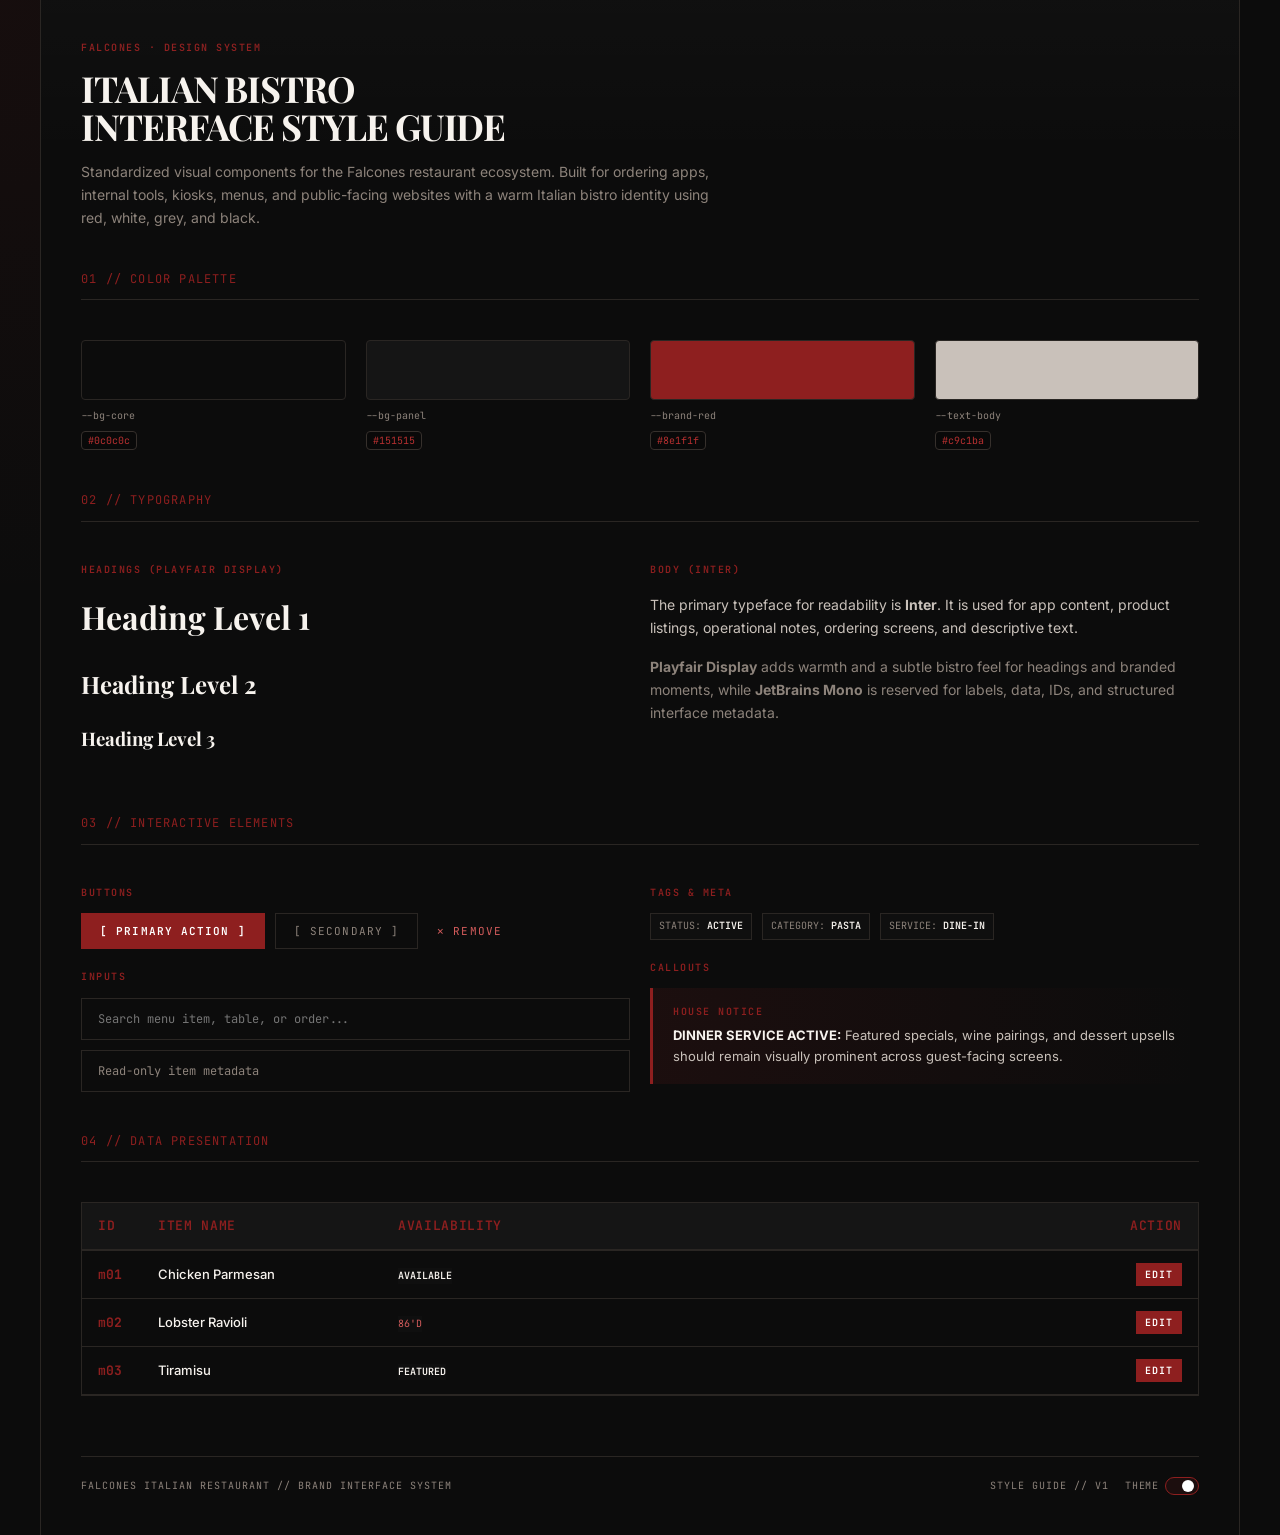
<file: falcones_style_guide_v2.html>
<!DOCTYPE html>
<html lang="en">
<head>
  <meta charset="UTF-8" />
  <title>Falcones - UI Design System</title>
  <meta name="viewport" content="width=device-width, initial-scale=1" />

  <link rel="preconnect" href="https://fonts.googleapis.com" />
  <link rel="preconnect" href="https://fonts.gstatic.com" crossorigin />
  <link href="https://fonts.googleapis.com/css2?family=Inter:wght@300;400;500;600&family=Playfair+Display:wght@600;700&family=JetBrains+Mono:wght@400;500;700&display=swap" rel="stylesheet" />

  <style>
    /* =========================================
       1. CORE VARIABLES (THEME ENGINE)
       ========================================= */
    :root {
      /* DARK MODE (DEFAULT) */
      --bg-core: #0c0c0c;
      --bg-panel: #151515;
      --brand-red: #8e1f1f;
      --brand-red-bright: #b73030;
      --brand-red-dim: rgba(142, 31, 31, 0.12);

      --text-head: #f7f3ee;
      --text-body: #c9c1ba;
      --text-dim: #8d837b;

      --border-color: #2a2623;
      --code-bg: #090909;
      --code-border: #36302c;
      --input-focus-bg: #181615;
    }

    /* LIGHT MODE OVERRIDES */
    body[data-theme="light"] {
      --bg-core: #f5f1eb;
      --bg-panel: #fffdfa;
      --brand-red: #8e1f1f;
      --brand-red-bright: #b73030;
      --brand-red-dim: rgba(142, 31, 31, 0.08);

      --text-head: #181412;
      --text-body: #433a34;
      --text-dim: #7a6d65;

      --border-color: #ddd3ca;
      --code-bg: #f3ede7;
      --code-border: #ddd0c6;
      --input-focus-bg: #ffffff;
    }

    /* =========================================
       2. GLOBAL RESET & TYPOGRAPHY
       ========================================= */
    * { box-sizing: border-box; }

    body {
      margin: 0;
      padding: 0;
      background:
        radial-gradient(circle at top left, rgba(142, 31, 31, 0.08), transparent 30%),
        var(--bg-core);
      color: var(--text-body);
      font-family: "Inter", system-ui, sans-serif;
      -webkit-font-smoothing: antialiased;
      line-height: 1.65;
      transition: background-color 0.3s ease, color 0.3s ease;
    }

    h1, h2, h3, h4 {
      color: var(--text-head);
      margin-top: 0;
    }

    .display-serif {
      font-family: "Playfair Display", Georgia, serif;
    }

    .mono {
      font-family: "JetBrains Mono", monospace;
    }

    /* =========================================
       3. LAYOUT UTILITIES
       ========================================= */
    .page-container {
      max-width: 1200px;
      margin: 0 auto;
      padding: 40px;
      min-height: 100vh;
      border-right: 1px solid var(--border-color);
      border-left: 1px solid var(--border-color);
      background-color: var(--bg-core);
      position: relative;
    }

    .page-container::before {
      content: "";
      position: absolute;
      inset: 0;
      pointer-events: none;
      background:
        linear-gradient(to bottom, rgba(255,255,255,0.015), transparent 160px);
    }

    .section-divider {
      border-bottom: 1px solid var(--border-color);
      margin: 40px 0;
      padding-bottom: 10px;
      display: flex;
      align-items: center;
      color: var(--brand-red);
      font-family: "JetBrains Mono", monospace;
      font-size: 12px;
      text-transform: uppercase;
      letter-spacing: 0.1em;
    }

    .grid-2 { display: grid; grid-template-columns: 1fr 1fr; gap: 20px; }
    .grid-4 { display: grid; grid-template-columns: repeat(4, 1fr); gap: 20px; }

    /* =========================================
       4. TYPOGRAPHY COMPONENTS
       ========================================= */
    .hero-title {
      font-family: "Playfair Display", Georgia, serif;
      font-size: 36px;
      letter-spacing: -0.03em;
      text-transform: uppercase;
      margin-bottom: 10px;
      line-height: 1.08;
    }

    .meta-label {
      font-family: "JetBrains Mono", monospace;
      font-size: 10px;
      color: var(--brand-red);
      letter-spacing: 0.15em;
      text-transform: uppercase;
      font-weight: 600;
      display: block;
      margin-bottom: 12px;
    }

    p { font-size: 14px; margin-bottom: 16px; }

    code {
      font-family: "JetBrains Mono", monospace;
      font-size: 12px;
      background: var(--code-bg);
      border: 1px solid var(--code-border);
      padding: 2px 6px;
      border-radius: 4px;
      color: var(--brand-red-bright);
    }

    /* =========================================
       5. BUTTONS & INPUTS
       ========================================= */
    button {
      font-family: "JetBrains Mono", monospace;
      font-size: 11px;
      background: transparent;
      border: 1px solid var(--border-color);
      color: var(--text-dim);
      padding: 10px 18px;
      cursor: pointer;
      text-transform: uppercase;
      letter-spacing: 0.1em;
      transition: all 0.2s ease;
    }

    button:hover {
      border-color: var(--brand-red);
      color: var(--brand-red);
    }

    button.btn-primary {
      background: var(--brand-red);
      color: #ffffff;
      border-color: var(--brand-red);
      font-weight: 600;
    }
    button.btn-primary:hover { background: var(--brand-red-bright); }

    button.btn-delete {
      color: #d45c5c;
      border-color: transparent;
      padding: 4px 8px;
    }
    button.btn-delete:hover {
      background: rgba(212, 92, 92, 0.08);
      border-color: #d45c5c;
    }

    input[type="text"] {
      width: 100%;
      background: transparent;
      border: 1px solid var(--border-color);
      color: var(--text-body);
      font-family: "JetBrains Mono", monospace;
      font-size: 12px;
      padding: 12px 16px;
      outline: none;
    }
    input[type="text"]:focus {
      background: var(--input-focus-bg);
      color: var(--text-head);
      border-color: var(--brand-red);
      box-shadow: inset 2px 0 0 var(--brand-red);
    }

    /* =========================================
       6. CALLOUTS & DATA BLOCKS
       ========================================= */
    .callout {
      background: linear-gradient(90deg, var(--brand-red-dim) 0%, transparent 100%);
      border-left: 3px solid var(--brand-red);
      padding: 16px 20px;
      font-size: 13px;
      color: var(--text-body);
    }
    .callout strong { color: var(--text-head); }

    .tag-container { display: flex; gap: 10px; flex-wrap: wrap; }
    .tag {
      font-family: "JetBrains Mono", monospace;
      font-size: 10px;
      border: 1px solid var(--border-color);
      padding: 4px 8px;
      color: var(--text-dim);
      text-transform: uppercase;
      background: rgba(255,255,255,0.01);
    }
    .tag span { color: var(--text-head); font-weight: 600; }

    /* =========================================
       7. TABLE STYLES (DATA GRID)
       ========================================= */
    .table-wrapper {
      overflow-x: auto;
      border: 1px solid var(--border-color);
      margin-top: 20px;
    }
    table {
      width: 100%;
      border-collapse: collapse;
      font-size: 13px;
    }
    th {
      background-color: var(--bg-panel);
      color: var(--brand-red);
      font-family: "JetBrains Mono", monospace;
      font-weight: 600;
      text-transform: uppercase;
      letter-spacing: 0.05em;
      padding: 12px 16px;
      text-align: left;
      border-bottom: 2px solid var(--border-color);
    }
    td {
      padding: 12px 16px;
      border-bottom: 1px solid var(--border-color);
      color: var(--text-body);
      vertical-align: middle;
    }
    tr:hover td { background-color: var(--bg-panel); }
    .col-id { color: var(--brand-red); font-family: "JetBrains Mono"; font-weight: bold; }
    .col-main { color: var(--text-head); font-weight: 500; }

    /* =========================================
       8. COLOR SWATCHES (STYLE GUIDE ONLY)
       ========================================= */
    .swatch {
      height: 60px;
      border: 1px solid var(--border-color);
      border-radius: 4px;
      margin-bottom: 8px;
    }
    .swatch-label { font-family: "JetBrains Mono"; font-size: 10px; color: var(--text-dim); }

    /* =========================================
       9. UTILITIES + FOOTER TOGGLE
       ========================================= */
    footer {
      margin-top: 60px;
      padding-top: 20px;
      border-top: 1px solid var(--border-color);
      display: flex;
      justify-content: space-between;
      align-items: center;
      font-family: "JetBrains Mono", monospace;
      font-size: 10px;
      color: var(--text-dim);
      text-transform: uppercase;
      letter-spacing: 0.1em;
    }

    .footer-right {
      display: flex;
      align-items: center;
      gap: 16px;
    }

    .theme-toggle-inline {
      display: flex;
      align-items: center;
      gap: 6px;
      font-family: "JetBrains Mono", monospace;
      font-size: 10px;
      color: var(--text-dim);
      letter-spacing: 0.08em;
      text-transform: uppercase;
    }

    .theme-switch {
      position: relative;
      display: inline-block;
      width: 34px;
      height: 18px;
    }

    .theme-switch input {
      opacity: 0;
      width: 0;
      height: 0;
    }

    .theme-switch .slider {
      position: absolute;
      cursor: pointer;
      top: 0; left: 0; right: 0; bottom: 0;
      background-color: #222;
      border-radius: 999px;
      border: 1px solid var(--border-color);
      transition: background-color 0.2s ease, border-color 0.2s ease;
    }

    .theme-switch .slider::before {
      content: "";
      position: absolute;
      height: 12px;
      width: 12px;
      left: 2px;
      top: 2px;
      border-radius: 50%;
      background-color: #ffffff;
      transition: transform 0.2s ease;
    }

    .theme-switch input:checked + .slider {
      background-color: var(--brand-red-dim);
      border-color: var(--brand-red);
    }

    .theme-switch input:checked + .slider::before {
      transform: translateX(14px);
    }

    @media (max-width: 900px) {
      .grid-2, .grid-4 {
        grid-template-columns: 1fr;
      }

      .page-container {
        padding: 24px;
        border-left: none;
        border-right: none;
      }

      footer {
        flex-direction: column;
        align-items: flex-start;
        gap: 12px;
      }
    }
  </style>
</head>
<body data-theme="dark">

<div class="page-container">

  <header>
    <div class="meta-label">Falcones · Design System</div>
    <h1 class="hero-title">Italian Bistro<br />Interface Style Guide</h1>
    <p style="color: var(--text-dim); max-width: 640px;">
      Standardized visual components for the Falcones restaurant ecosystem.
      Built for ordering apps, internal tools, kiosks, menus, and public-facing websites
      with a warm Italian bistro identity using red, white, grey, and black.
    </p>
  </header>

  <div class="section-divider">01 // Color Palette</div>
  <div class="grid-4">
    <div>
      <div class="swatch" style="background: var(--bg-core);"></div>
      <div class="swatch-label">--bg-core</div>
      <code style="font-size: 10px;">#0c0c0c</code>
    </div>
    <div>
      <div class="swatch" style="background: var(--bg-panel);"></div>
      <div class="swatch-label">--bg-panel</div>
      <code style="font-size: 10px;">#151515</code>
    </div>
    <div>
      <div class="swatch" style="background: var(--brand-red);"></div>
      <div class="swatch-label">--brand-red</div>
      <code style="font-size: 10px;">#8e1f1f</code>
    </div>
    <div>
      <div class="swatch" style="background: var(--text-body);"></div>
      <div class="swatch-label">--text-body</div>
      <code style="font-size: 10px;">#c9c1ba</code>
    </div>
  </div>

  <div class="section-divider">02 // Typography</div>
  <div class="grid-2">
    <div>
      <div class="meta-label">Headings (Playfair Display)</div>
      <h1 class="display-serif">Heading Level 1</h1>
      <h2 class="display-serif">Heading Level 2</h2>
      <h3 class="display-serif">Heading Level 3</h3>
    </div>
    <div>
      <div class="meta-label">Body (Inter)</div>
      <p>
        The primary typeface for readability is <strong>Inter</strong>. It is used for app content,
        product listings, operational notes, ordering screens, and descriptive text.
      </p>
      <p style="color: var(--text-dim);">
        <strong>Playfair Display</strong> adds warmth and a subtle bistro feel for headings and branded moments,
        while <strong>JetBrains Mono</strong> is reserved for labels, data, IDs, and structured interface metadata.
      </p>
    </div>
  </div>

  <div class="section-divider">03 // Interactive Elements</div>
  <div class="grid-2">
    <div>
      <div class="meta-label">Buttons</div>
      <div style="display: flex; gap: 10px; flex-wrap: wrap; margin-bottom: 20px;">
        <button class="btn-primary">[ Primary Action ]</button>
        <button>[ Secondary ]</button>
        <button class="btn-delete">✕ Remove</button>
      </div>

      <div class="meta-label">Inputs</div>
      <input type="text" placeholder="Search menu item, table, or order..." style="margin-bottom: 10px;">
      <input type="text" value="Read-only item metadata" readonly style="color: var(--text-dim); cursor: not-allowed;">
    </div>

    <div>
      <div class="meta-label">Tags & Meta</div>
      <div class="tag-container" style="margin-bottom: 20px;">
        <div class="tag">Status: <span>Active</span></div>
        <div class="tag">Category: <span>Pasta</span></div>
        <div class="tag">Service: <span>Dine-In</span></div>
      </div>

      <div class="meta-label">Callouts</div>
      <div class="callout">
        <div class="meta-label" style="margin-bottom: 4px;">House Notice</div>
        <strong>DINNER SERVICE ACTIVE:</strong> Featured specials, wine pairings, and dessert upsells should remain visually prominent across guest-facing screens.
      </div>
    </div>
  </div>

  <div class="section-divider">04 // Data Presentation</div>

  <div class="table-wrapper">
    <table>
      <thead>
        <tr>
          <th style="width: 60px;">ID</th>
          <th style="width: 240px;">Item Name</th>
          <th>Availability</th>
          <th style="text-align: right;">Action</th>
        </tr>
      </thead>
      <tbody>
        <tr>
          <td class="col-id">m01</td>
          <td class="col-main">Chicken Parmesan</td>
          <td><div class="tag" style="display:inline-block; border:none; padding:0;"><span>Available</span></div></td>
          <td style="text-align: right;"><button class="btn-primary" style="padding: 4px 8px; font-size: 10px;">Edit</button></td>
        </tr>
        <tr>
          <td class="col-id">m02</td>
          <td class="col-main">Lobster Ravioli</td>
          <td><div class="tag" style="display:inline-block; border:none; padding:0; color: #d45c5c;">86'd</div></td>
          <td style="text-align: right;"><button class="btn-primary" style="padding: 4px 8px; font-size: 10px;">Edit</button></td>
        </tr>
        <tr>
          <td class="col-id">m03</td>
          <td class="col-main">Tiramisu</td>
          <td><div class="tag" style="display:inline-block; border:none; padding:0;"><span>Featured</span></div></td>
          <td style="text-align: right;"><button class="btn-primary" style="padding: 4px 8px; font-size: 10px;">Edit</button></td>
        </tr>
      </tbody>
    </table>
  </div>

  <footer>
    <span>Falcones Italian Restaurant // Brand Interface System</span>
    <div class="footer-right">
      <span>Style Guide // v1</span>
      <label class="theme-toggle-inline">
        Theme
        <span class="theme-switch">
          <input type="checkbox" id="themeToggle" checked onchange="toggleTheme()" />
          <span class="slider"></span>
        </span>
      </label>
    </div>
  </footer>

</div>

<script>
  function toggleTheme() {
    const body = document.body;
    const checkbox = document.getElementById('themeToggle');
    if (!checkbox) return;
    if (checkbox.checked) {
      body.setAttribute('data-theme', 'dark');
    } else {
      body.setAttribute('data-theme', 'light');
    }
  }
</script>

</body>
</html>
</file>
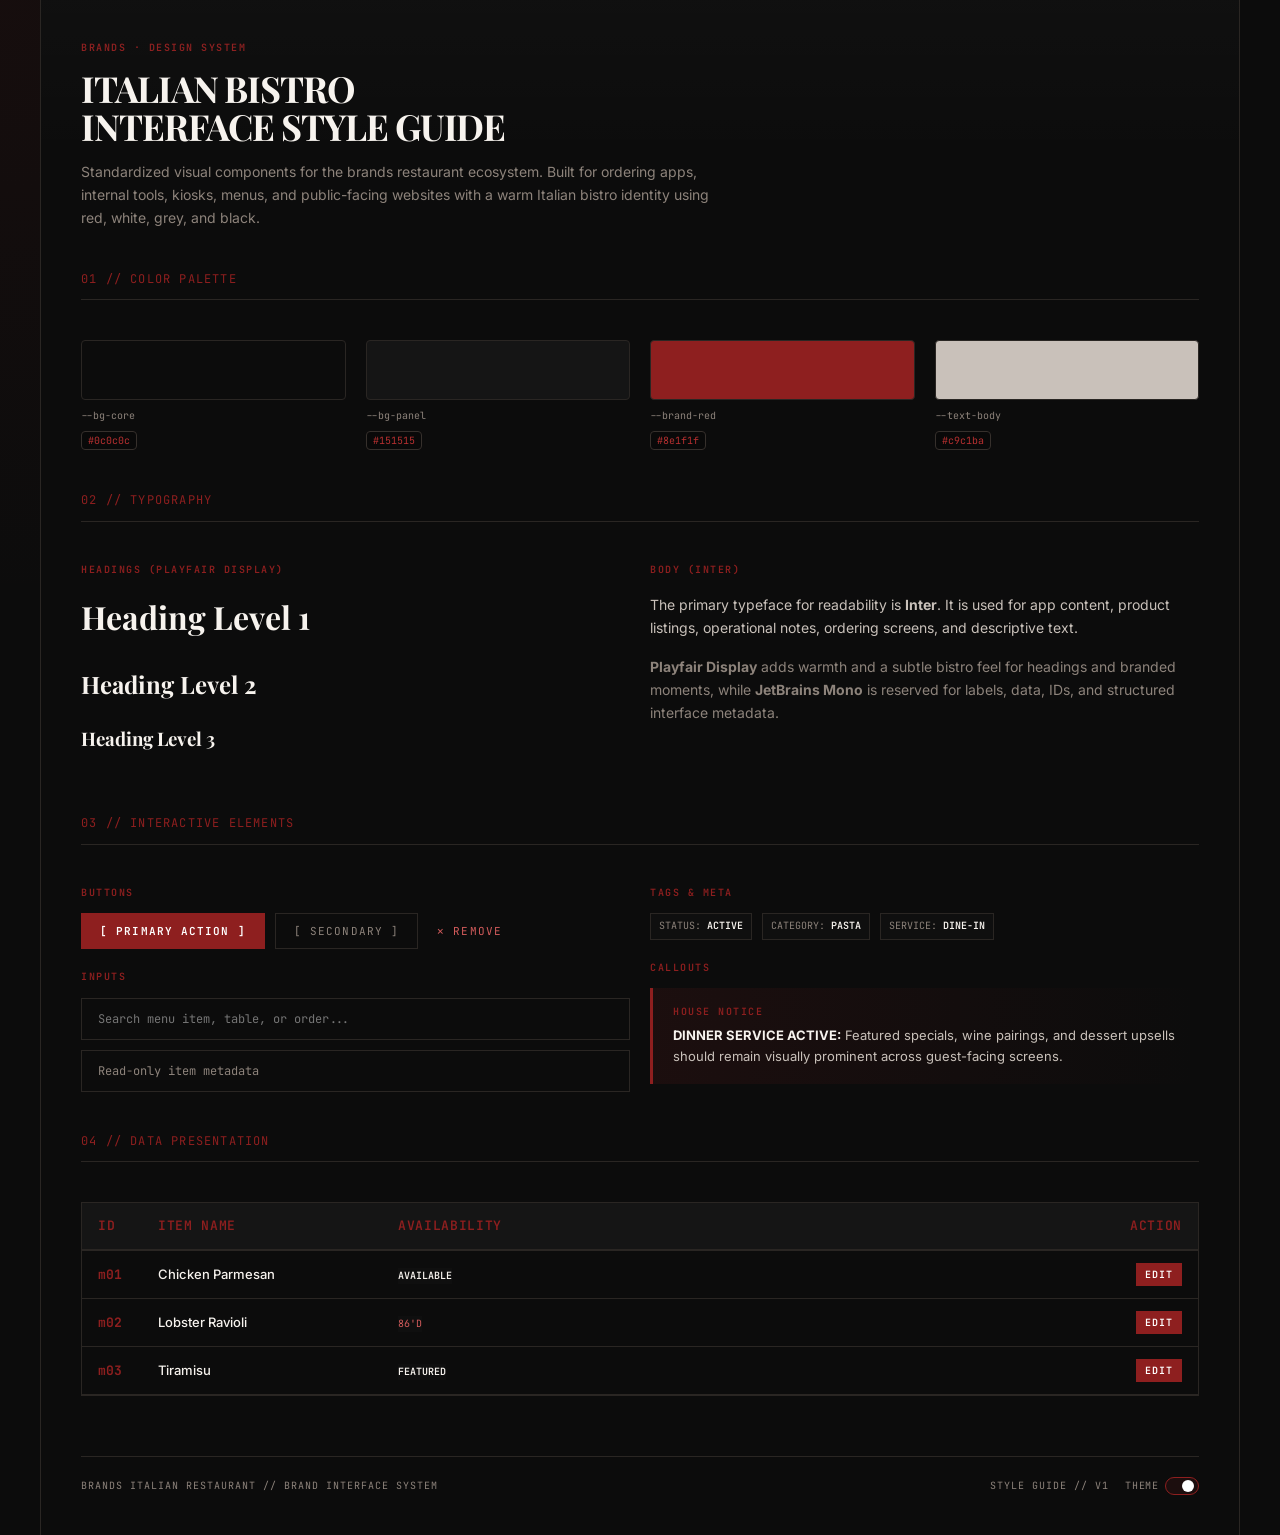
<file: deprecated/brand_style_guide_v2.html>
<!DOCTYPE html>
<html lang="en">
<head>
  <meta charset="UTF-8" />
  <title>brands - UI Design System</title>
  <meta name="viewport" content="width=device-width, initial-scale=1" />

  <link rel="preconnect" href="https://fonts.googleapis.com" />
  <link rel="preconnect" href="https://fonts.gstatic.com" crossorigin />
  <link href="https://fonts.googleapis.com/css2?family=Inter:wght@300;400;500;600&family=Playfair+Display:wght@600;700&family=JetBrains+Mono:wght@400;500;700&display=swap" rel="stylesheet" />

  <style>
    /* =========================================
       1. CORE VARIABLES (THEME ENGINE)
       ========================================= */
    :root {
      /* DARK MODE (DEFAULT) */
      --bg-core: #0c0c0c;
      --bg-panel: #151515;
      --brand-red: #8e1f1f;
      --brand-red-bright: #b73030;
      --brand-red-dim: rgba(142, 31, 31, 0.12);

      --text-head: #f7f3ee;
      --text-body: #c9c1ba;
      --text-dim: #8d837b;

      --border-color: #2a2623;
      --code-bg: #090909;
      --code-border: #36302c;
      --input-focus-bg: #181615;
    }

    /* LIGHT MODE OVERRIDES */
    body[data-theme="light"] {
      --bg-core: #f5f1eb;
      --bg-panel: #fffdfa;
      --brand-red: #8e1f1f;
      --brand-red-bright: #b73030;
      --brand-red-dim: rgba(142, 31, 31, 0.08);

      --text-head: #181412;
      --text-body: #433a34;
      --text-dim: #7a6d65;

      --border-color: #ddd3ca;
      --code-bg: #f3ede7;
      --code-border: #ddd0c6;
      --input-focus-bg: #ffffff;
    }

    /* =========================================
       2. GLOBAL RESET & TYPOGRAPHY
       ========================================= */
    * { box-sizing: border-box; }

    body {
      margin: 0;
      padding: 0;
      background:
        radial-gradient(circle at top left, rgba(142, 31, 31, 0.08), transparent 30%),
        var(--bg-core);
      color: var(--text-body);
      font-family: "Inter", system-ui, sans-serif;
      -webkit-font-smoothing: antialiased;
      line-height: 1.65;
      transition: background-color 0.3s ease, color 0.3s ease;
    }

    h1, h2, h3, h4 {
      color: var(--text-head);
      margin-top: 0;
    }

    .display-serif {
      font-family: "Playfair Display", Georgia, serif;
    }

    .mono {
      font-family: "JetBrains Mono", monospace;
    }

    /* =========================================
       3. LAYOUT UTILITIES
       ========================================= */
    .page-container {
      max-width: 1200px;
      margin: 0 auto;
      padding: 40px;
      min-height: 100vh;
      border-right: 1px solid var(--border-color);
      border-left: 1px solid var(--border-color);
      background-color: var(--bg-core);
      position: relative;
    }

    .page-container::before {
      content: "";
      position: absolute;
      inset: 0;
      pointer-events: none;
      background:
        linear-gradient(to bottom, rgba(255,255,255,0.015), transparent 160px);
    }

    .section-divider {
      border-bottom: 1px solid var(--border-color);
      margin: 40px 0;
      padding-bottom: 10px;
      display: flex;
      align-items: center;
      color: var(--brand-red);
      font-family: "JetBrains Mono", monospace;
      font-size: 12px;
      text-transform: uppercase;
      letter-spacing: 0.1em;
    }

    .grid-2 { display: grid; grid-template-columns: 1fr 1fr; gap: 20px; }
    .grid-4 { display: grid; grid-template-columns: repeat(4, 1fr); gap: 20px; }

    /* =========================================
       4. TYPOGRAPHY COMPONENTS
       ========================================= */
    .hero-title {
      font-family: "Playfair Display", Georgia, serif;
      font-size: 36px;
      letter-spacing: -0.03em;
      text-transform: uppercase;
      margin-bottom: 10px;
      line-height: 1.08;
    }

    .meta-label {
      font-family: "JetBrains Mono", monospace;
      font-size: 10px;
      color: var(--brand-red);
      letter-spacing: 0.15em;
      text-transform: uppercase;
      font-weight: 600;
      display: block;
      margin-bottom: 12px;
    }

    p { font-size: 14px; margin-bottom: 16px; }

    code {
      font-family: "JetBrains Mono", monospace;
      font-size: 12px;
      background: var(--code-bg);
      border: 1px solid var(--code-border);
      padding: 2px 6px;
      border-radius: 4px;
      color: var(--brand-red-bright);
    }

    /* =========================================
       5. BUTTONS & INPUTS
       ========================================= */
    button {
      font-family: "JetBrains Mono", monospace;
      font-size: 11px;
      background: transparent;
      border: 1px solid var(--border-color);
      color: var(--text-dim);
      padding: 10px 18px;
      cursor: pointer;
      text-transform: uppercase;
      letter-spacing: 0.1em;
      transition: all 0.2s ease;
    }

    button:hover {
      border-color: var(--brand-red);
      color: var(--brand-red);
    }

    button.btn-primary {
      background: var(--brand-red);
      color: #ffffff;
      border-color: var(--brand-red);
      font-weight: 600;
    }
    button.btn-primary:hover { background: var(--brand-red-bright); }

    button.btn-delete {
      color: #d45c5c;
      border-color: transparent;
      padding: 4px 8px;
    }
    button.btn-delete:hover {
      background: rgba(212, 92, 92, 0.08);
      border-color: #d45c5c;
    }

    input[type="text"] {
      width: 100%;
      background: transparent;
      border: 1px solid var(--border-color);
      color: var(--text-body);
      font-family: "JetBrains Mono", monospace;
      font-size: 12px;
      padding: 12px 16px;
      outline: none;
    }
    input[type="text"]:focus {
      background: var(--input-focus-bg);
      color: var(--text-head);
      border-color: var(--brand-red);
      box-shadow: inset 2px 0 0 var(--brand-red);
    }

    /* =========================================
       6. CALLOUTS & DATA BLOCKS
       ========================================= */
    .callout {
      background: linear-gradient(90deg, var(--brand-red-dim) 0%, transparent 100%);
      border-left: 3px solid var(--brand-red);
      padding: 16px 20px;
      font-size: 13px;
      color: var(--text-body);
    }
    .callout strong { color: var(--text-head); }

    .tag-container { display: flex; gap: 10px; flex-wrap: wrap; }
    .tag {
      font-family: "JetBrains Mono", monospace;
      font-size: 10px;
      border: 1px solid var(--border-color);
      padding: 4px 8px;
      color: var(--text-dim);
      text-transform: uppercase;
      background: rgba(255,255,255,0.01);
    }
    .tag span { color: var(--text-head); font-weight: 600; }

    /* =========================================
       7. TABLE STYLES (DATA GRID)
       ========================================= */
    .table-wrapper {
      overflow-x: auto;
      border: 1px solid var(--border-color);
      margin-top: 20px;
    }
    table {
      width: 100%;
      border-collapse: collapse;
      font-size: 13px;
    }
    th {
      background-color: var(--bg-panel);
      color: var(--brand-red);
      font-family: "JetBrains Mono", monospace;
      font-weight: 600;
      text-transform: uppercase;
      letter-spacing: 0.05em;
      padding: 12px 16px;
      text-align: left;
      border-bottom: 2px solid var(--border-color);
    }
    td {
      padding: 12px 16px;
      border-bottom: 1px solid var(--border-color);
      color: var(--text-body);
      vertical-align: middle;
    }
    tr:hover td { background-color: var(--bg-panel); }
    .col-id { color: var(--brand-red); font-family: "JetBrains Mono"; font-weight: bold; }
    .col-main { color: var(--text-head); font-weight: 500; }

    /* =========================================
       8. COLOR SWATCHES (STYLE GUIDE ONLY)
       ========================================= */
    .swatch {
      height: 60px;
      border: 1px solid var(--border-color);
      border-radius: 4px;
      margin-bottom: 8px;
    }
    .swatch-label { font-family: "JetBrains Mono"; font-size: 10px; color: var(--text-dim); }

    /* =========================================
       9. UTILITIES + FOOTER TOGGLE
       ========================================= */
    footer {
      margin-top: 60px;
      padding-top: 20px;
      border-top: 1px solid var(--border-color);
      display: flex;
      justify-content: space-between;
      align-items: center;
      font-family: "JetBrains Mono", monospace;
      font-size: 10px;
      color: var(--text-dim);
      text-transform: uppercase;
      letter-spacing: 0.1em;
    }

    .footer-right {
      display: flex;
      align-items: center;
      gap: 16px;
    }

    .theme-toggle-inline {
      display: flex;
      align-items: center;
      gap: 6px;
      font-family: "JetBrains Mono", monospace;
      font-size: 10px;
      color: var(--text-dim);
      letter-spacing: 0.08em;
      text-transform: uppercase;
    }

    .theme-switch {
      position: relative;
      display: inline-block;
      width: 34px;
      height: 18px;
    }

    .theme-switch input {
      opacity: 0;
      width: 0;
      height: 0;
    }

    .theme-switch .slider {
      position: absolute;
      cursor: pointer;
      top: 0; left: 0; right: 0; bottom: 0;
      background-color: #222;
      border-radius: 999px;
      border: 1px solid var(--border-color);
      transition: background-color 0.2s ease, border-color 0.2s ease;
    }

    .theme-switch .slider::before {
      content: "";
      position: absolute;
      height: 12px;
      width: 12px;
      left: 2px;
      top: 2px;
      border-radius: 50%;
      background-color: #ffffff;
      transition: transform 0.2s ease;
    }

    .theme-switch input:checked + .slider {
      background-color: var(--brand-red-dim);
      border-color: var(--brand-red);
    }

    .theme-switch input:checked + .slider::before {
      transform: translateX(14px);
    }

    @media (max-width: 900px) {
      .grid-2, .grid-4 {
        grid-template-columns: 1fr;
      }

      .page-container {
        padding: 24px;
        border-left: none;
        border-right: none;
      }

      footer {
        flex-direction: column;
        align-items: flex-start;
        gap: 12px;
      }
    }
  </style>
</head>
<body data-theme="dark">

<div class="page-container">

  <header>
    <div class="meta-label">brands · Design System</div>
    <h1 class="hero-title">Italian Bistro<br />Interface Style Guide</h1>
    <p style="color: var(--text-dim); max-width: 640px;">
      Standardized visual components for the brands restaurant ecosystem.
      Built for ordering apps, internal tools, kiosks, menus, and public-facing websites
      with a warm Italian bistro identity using red, white, grey, and black.
    </p>
  </header>

  <div class="section-divider">01 // Color Palette</div>
  <div class="grid-4">
    <div>
      <div class="swatch" style="background: var(--bg-core);"></div>
      <div class="swatch-label">--bg-core</div>
      <code style="font-size: 10px;">#0c0c0c</code>
    </div>
    <div>
      <div class="swatch" style="background: var(--bg-panel);"></div>
      <div class="swatch-label">--bg-panel</div>
      <code style="font-size: 10px;">#151515</code>
    </div>
    <div>
      <div class="swatch" style="background: var(--brand-red);"></div>
      <div class="swatch-label">--brand-red</div>
      <code style="font-size: 10px;">#8e1f1f</code>
    </div>
    <div>
      <div class="swatch" style="background: var(--text-body);"></div>
      <div class="swatch-label">--text-body</div>
      <code style="font-size: 10px;">#c9c1ba</code>
    </div>
  </div>

  <div class="section-divider">02 // Typography</div>
  <div class="grid-2">
    <div>
      <div class="meta-label">Headings (Playfair Display)</div>
      <h1 class="display-serif">Heading Level 1</h1>
      <h2 class="display-serif">Heading Level 2</h2>
      <h3 class="display-serif">Heading Level 3</h3>
    </div>
    <div>
      <div class="meta-label">Body (Inter)</div>
      <p>
        The primary typeface for readability is <strong>Inter</strong>. It is used for app content,
        product listings, operational notes, ordering screens, and descriptive text.
      </p>
      <p style="color: var(--text-dim);">
        <strong>Playfair Display</strong> adds warmth and a subtle bistro feel for headings and branded moments,
        while <strong>JetBrains Mono</strong> is reserved for labels, data, IDs, and structured interface metadata.
      </p>
    </div>
  </div>

  <div class="section-divider">03 // Interactive Elements</div>
  <div class="grid-2">
    <div>
      <div class="meta-label">Buttons</div>
      <div style="display: flex; gap: 10px; flex-wrap: wrap; margin-bottom: 20px;">
        <button class="btn-primary">[ Primary Action ]</button>
        <button>[ Secondary ]</button>
        <button class="btn-delete">✕ Remove</button>
      </div>

      <div class="meta-label">Inputs</div>
      <input type="text" placeholder="Search menu item, table, or order..." style="margin-bottom: 10px;">
      <input type="text" value="Read-only item metadata" readonly style="color: var(--text-dim); cursor: not-allowed;">
    </div>

    <div>
      <div class="meta-label">Tags & Meta</div>
      <div class="tag-container" style="margin-bottom: 20px;">
        <div class="tag">Status: <span>Active</span></div>
        <div class="tag">Category: <span>Pasta</span></div>
        <div class="tag">Service: <span>Dine-In</span></div>
      </div>

      <div class="meta-label">Callouts</div>
      <div class="callout">
        <div class="meta-label" style="margin-bottom: 4px;">House Notice</div>
        <strong>DINNER SERVICE ACTIVE:</strong> Featured specials, wine pairings, and dessert upsells should remain visually prominent across guest-facing screens.
      </div>
    </div>
  </div>

  <div class="section-divider">04 // Data Presentation</div>

  <div class="table-wrapper">
    <table>
      <thead>
        <tr>
          <th style="width: 60px;">ID</th>
          <th style="width: 240px;">Item Name</th>
          <th>Availability</th>
          <th style="text-align: right;">Action</th>
        </tr>
      </thead>
      <tbody>
        <tr>
          <td class="col-id">m01</td>
          <td class="col-main">Chicken Parmesan</td>
          <td><div class="tag" style="display:inline-block; border:none; padding:0;"><span>Available</span></div></td>
          <td style="text-align: right;"><button class="btn-primary" style="padding: 4px 8px; font-size: 10px;">Edit</button></td>
        </tr>
        <tr>
          <td class="col-id">m02</td>
          <td class="col-main">Lobster Ravioli</td>
          <td><div class="tag" style="display:inline-block; border:none; padding:0; color: #d45c5c;">86'd</div></td>
          <td style="text-align: right;"><button class="btn-primary" style="padding: 4px 8px; font-size: 10px;">Edit</button></td>
        </tr>
        <tr>
          <td class="col-id">m03</td>
          <td class="col-main">Tiramisu</td>
          <td><div class="tag" style="display:inline-block; border:none; padding:0;"><span>Featured</span></div></td>
          <td style="text-align: right;"><button class="btn-primary" style="padding: 4px 8px; font-size: 10px;">Edit</button></td>
        </tr>
      </tbody>
    </table>
  </div>

  <footer>
    <span>brands Italian Restaurant // Brand Interface System</span>
    <div class="footer-right">
      <span>Style Guide // v1</span>
      <label class="theme-toggle-inline">
        Theme
        <span class="theme-switch">
          <input type="checkbox" id="themeToggle" checked onchange="toggleTheme()" />
          <span class="slider"></span>
        </span>
      </label>
    </div>
  </footer>

</div>

<script>
  function toggleTheme() {
    const body = document.body;
    const checkbox = document.getElementById('themeToggle');
    if (!checkbox) return;
    if (checkbox.checked) {
      body.setAttribute('data-theme', 'dark');
    } else {
      body.setAttribute('data-theme', 'light');
    }
  }
</script>

</body>
</html>
</file>
